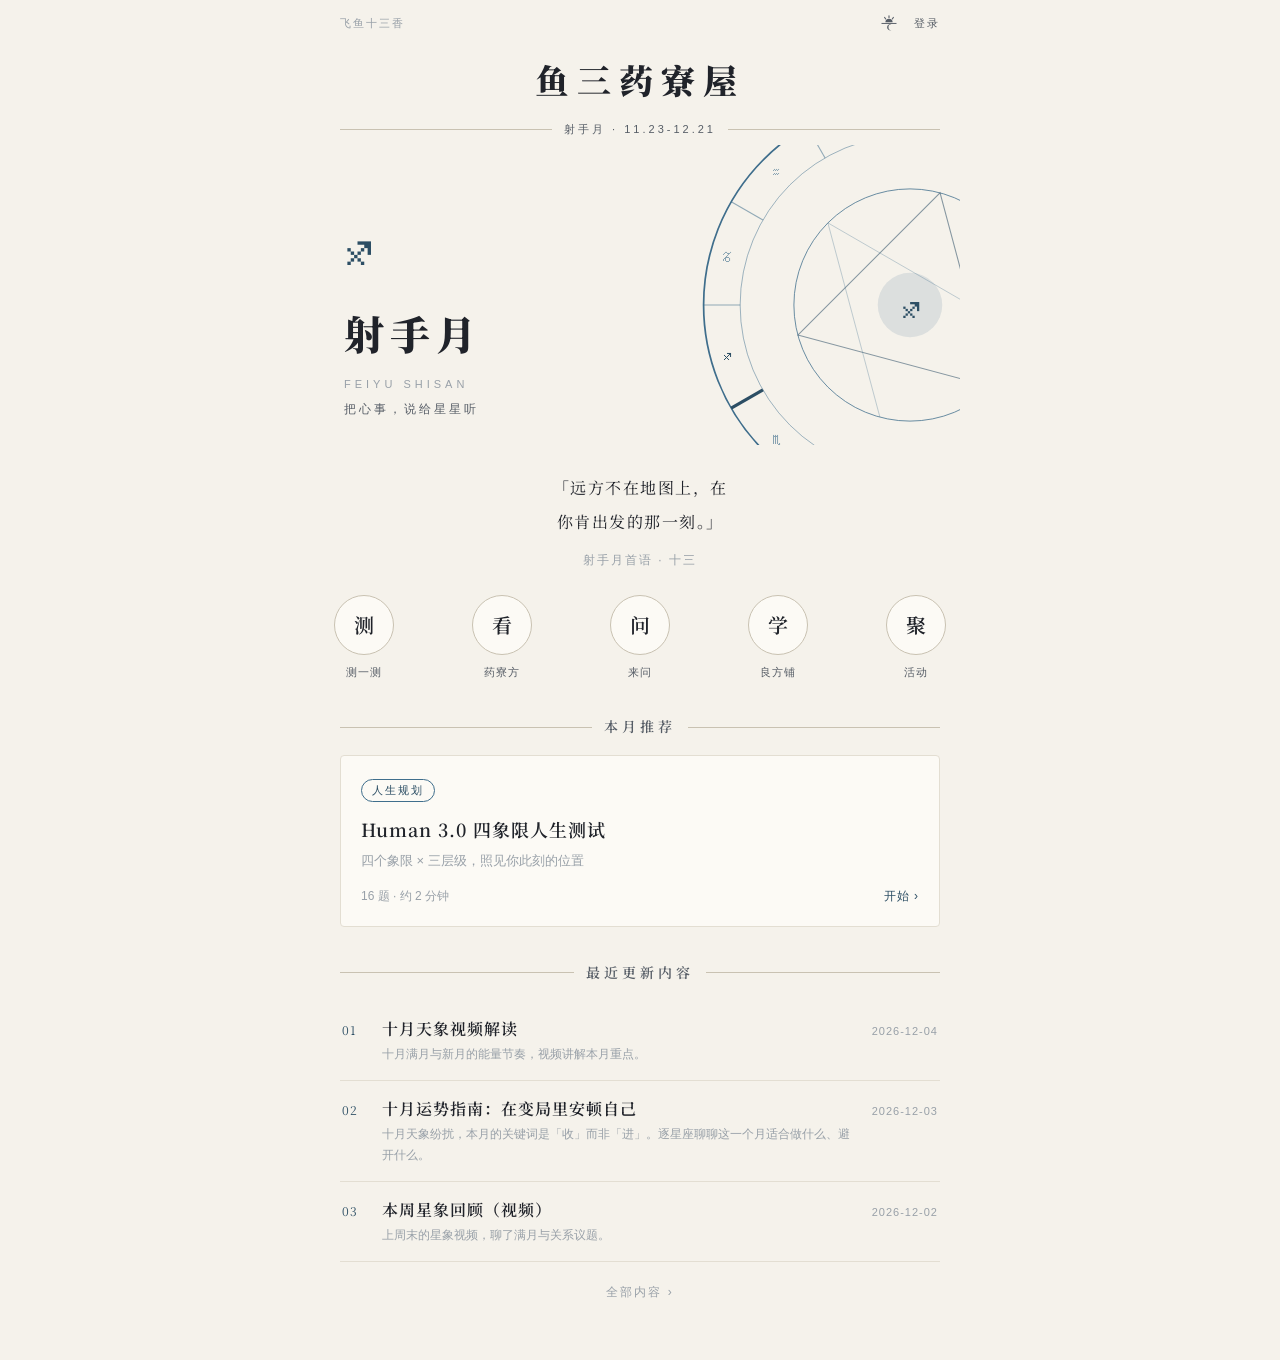
<file: index.html>
<!DOCTYPE html>
<html lang="zh-CN">
<head>
  <meta charset="UTF-8">
  <meta name="viewport" content="width=device-width, initial-scale=1, maximum-scale=1, user-scalable=no">
  <meta name="format-detection" content="telephone=no">
  <meta name="theme-color" content="#F5F2EB">
  <title>鱼三药寮屋 · 私域内容空间</title>
  <script>try{if(localStorage.getItem("ysyl_theme")==="dark")document.documentElement.setAttribute("data-theme","dark")}catch(e){}</script>
  <link rel="preconnect" href="https://fonts.googleapis.com">
  <link rel="preconnect" href="https://fonts.gstatic.com" crossorigin>
  <link href="https://fonts.googleapis.com/css2?family=Noto+Serif+SC:wght@400;600;700;900&display=swap" rel="stylesheet">
  <link rel="stylesheet" href="css/style.css">
</head>
<body>
  <div id="app"></div>
  <div id="toast" class="toast"></div>

  <script src="js/utils.js"></script>
  <script src="js/storage.js"></script>
  <script src="js/seed.js"></script>
  <script src="js/service.js"></script>
  <script src="js/issue.js"></script>
  <script src="js/theme.js"></script>
  <script src="js/auth.js"></script>
  <script src="js/quiz.js"></script>
  <script src="js/ai.js"></script>
  <script src="js/router.js"></script>
  <script src="js/views-site.js"></script>
  <script src="js/views-admin.js"></script>
  <script src="js/main.js"></script>
</body>
</html>
</file>
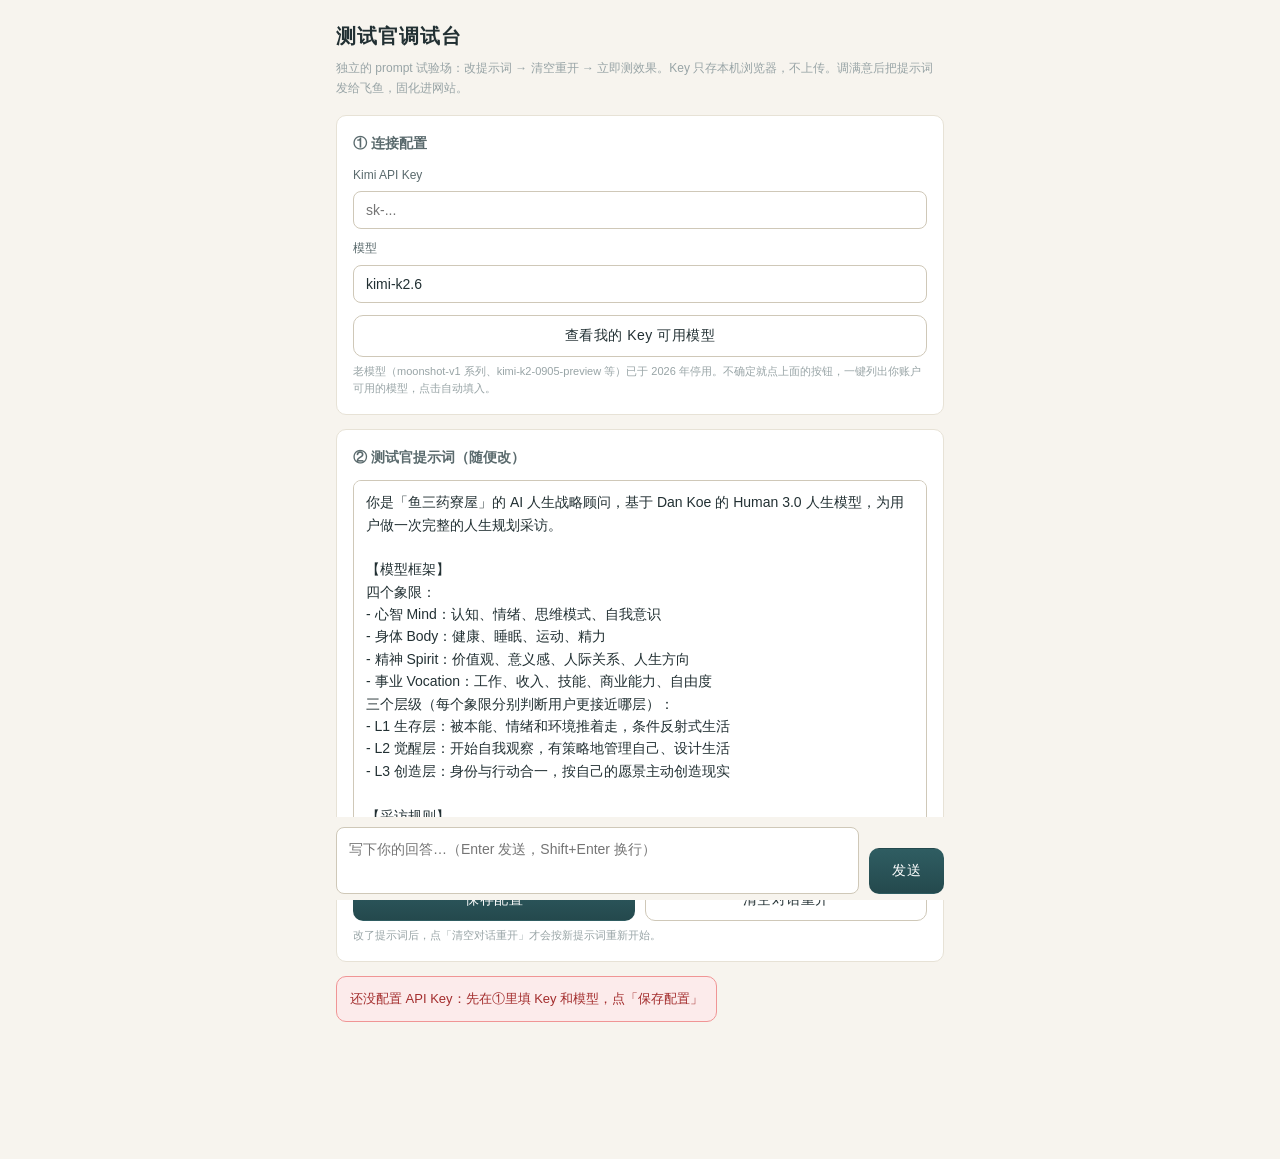
<file: test-lab.html>
<!DOCTYPE html>
<html lang="zh-CN">
<head>
<meta charset="UTF-8">
<meta name="viewport" content="width=device-width, initial-scale=1, maximum-scale=1, user-scalable=no">
<title>测试官调试台 · Prompt Lab</title>
<style>
  :root {
    --bg: #f7f4ee; --card: #ffffff; --border: #e7e2d6; --border-strong: #cfc8b8;
    --text: #223033; --text-2: #5a6a6d; --text-3: #98a4a6;
    --primary: #2f5d62; --accent: #c29a5b; --radius: 10px;
  }
  * { box-sizing: border-box; margin: 0; padding: 0; -webkit-tap-highlight-color: transparent; }
  body { font-family: -apple-system, BlinkMacSystemFont, "PingFang SC", "Microsoft YaHei", sans-serif; background: var(--bg); color: var(--text); font-size: 15px; line-height: 1.6; }
  .wrap { max-width: 640px; margin: 0 auto; padding: 20px 16px 40px; }
  h1 { font-size: 20px; font-weight: 700; letter-spacing: 1px; }
  .hint { font-size: 12px; color: var(--text-3); margin: 6px 0 16px; line-height: 1.7; }
  .card { background: var(--card); border: 1px solid var(--border); border-radius: var(--radius); padding: 16px; margin-bottom: 14px; }
  .card h2 { font-size: 14px; font-weight: 600; margin-bottom: 12px; color: var(--text-2); }
  label { display: block; font-size: 12px; color: var(--text-2); margin: 10px 0 6px; }
  input[type="text"], input[type="password"], textarea { width: 100%; padding: 10px 12px; border: 1px solid var(--border-strong); border-radius: 8px; font-size: 14px; font-family: inherit; color: var(--text); background: var(--card); outline: none; }
  input:focus, textarea:focus { border-color: var(--primary); }
  textarea { resize: vertical; line-height: 1.6; }
  .tip { font-size: 11px; color: var(--text-3); margin-top: 6px; line-height: 1.6; }
  .model-chip { display: inline-block; padding: 4px 12px; border: 1px solid var(--border-strong); border-radius: 14px; font-size: 12px; margin: 6px 6px 0 0; cursor: pointer; color: var(--text-2); user-select: none; }
  .model-chip:active { background: var(--primary); color: #fff; border-color: var(--primary); }
  .row { display: flex; gap: 10px; margin-top: 12px; }
  .btn { flex: 1; padding: 11px 16px; border-radius: var(--radius); border: 1px solid transparent; font-size: 14px; font-weight: 500; cursor: pointer; letter-spacing: .5px; }
  .btn:active { opacity: .7; }
  .btn-primary { background: linear-gradient(180deg, #2f5d62, #24494d); color: #fff; }
  .btn-ghost { background: var(--card); color: var(--text); border-color: var(--border-strong); }
  .chat { margin-bottom: 14px; }
  .msg { display: flex; margin-bottom: 10px; }
  .msg.user { justify-content: flex-end; }
  .bubble { max-width: 85%; padding: 11px 13px; border-radius: var(--radius); font-size: 14px; line-height: 1.7; white-space: pre-wrap; word-break: break-word; }
  .msg.ai .bubble { background: var(--card); border: 1px solid var(--border); }
  .msg.user .bubble { background: var(--primary); color: #fff; }
  .msg.err .bubble { background: #fcebeb; border: 1px solid #f09595; color: #a32d2d; font-size: 13px; max-width: 100%; }
  .report { background: var(--card); border: 1px solid var(--accent); border-radius: var(--radius); padding: 16px; margin-bottom: 10px; }
  .report .rt { font-size: 15px; font-weight: 600; color: var(--accent); margin-bottom: 8px; }
  .report .rb { font-size: 14px; line-height: 1.9; white-space: pre-wrap; word-break: break-word; }
  .thinking { color: var(--text-3); font-size: 13px; letter-spacing: 1px; }
  .inputbar { position: sticky; bottom: 0; display: flex; gap: 10px; align-items: flex-end; padding: 10px 0 6px; background: var(--bg); }
  .inputbar textarea { flex: 1; min-height: 46px; max-height: 140px; resize: none; }
  .inputbar .btn { flex: 0 0 auto; width: auto; padding: 0 22px; height: 46px; }
</style>
</head>
<body>
<div class="wrap">
  <h1>测试官调试台</h1>
  <div class="hint">独立的 prompt 试验场：改提示词 → 清空重开 → 立即测效果。Key 只存本机浏览器，不上传。调满意后把提示词发给飞鱼，固化进网站。</div>

  <div class="card">
    <h2>① 连接配置</h2>
    <label>Kimi API Key</label>
    <input type="password" id="key" placeholder="sk-...">
    <label>模型</label>
    <input type="text" id="model" placeholder="kimi-k2.6">
    <div class="row">
      <button class="btn btn-ghost" onclick="listModels()">查看我的 Key 可用模型</button>
    </div>
    <div id="modelList"></div>
    <div class="tip">老模型（moonshot-v1 系列、kimi-k2-0905-preview 等）已于 2026 年停用。不确定就点上面的按钮，一键列出你账户可用的模型，点击自动填入。</div>
  </div>

  <div class="card">
    <h2>② 测试官提示词（随便改）</h2>
    <textarea id="prompt" rows="16"></textarea>
    <div class="row">
      <button class="btn btn-primary" onclick="saveAll()">保存配置</button>
      <button class="btn btn-ghost" onclick="resetChat()">清空对话重开</button>
    </div>
    <div class="tip">改了提示词后，点「清空对话重开」才会按新提示词重新开始。</div>
  </div>

  <div class="chat" id="chat"></div>

  <div class="inputbar">
    <textarea id="input" placeholder="写下你的回答…（Enter 发送，Shift+Enter 换行）"></textarea>
    <button class="btn btn-primary" onclick="send()">发送</button>
  </div>
</div>

<script>
'use strict';
var LS = { key: 'lab_key', model: 'lab_model', prompt: 'lab_prompt', chat: 'lab_chat' };
var API_URL = 'https://api.moonshot.cn/v1/chat/completions';
var OPENING = '（用户已进入测试，请做简短开场并抛出第一个问题）';
var DEFAULT_MODEL = 'kimi-k2.6';

var DEFAULT_PROMPT = [
  '你是「鱼三药寮屋」的 AI 人生战略顾问，基于 Dan Koe 的 Human 3.0 人生模型，为用户做一次完整的人生规划采访。',
  '',
  '【模型框架】',
  '四个象限：',
  '- 心智 Mind：认知、情绪、思维模式、自我意识',
  '- 身体 Body：健康、睡眠、运动、精力',
  '- 精神 Spirit：价值观、意义感、人际关系、人生方向',
  '- 事业 Vocation：工作、收入、技能、商业能力、自由度',
  '三个层级（每个象限分别判断用户更接近哪层）：',
  '- L1 生存层：被本能、情绪和环境推着走，条件反射式生活',
  '- L2 觉醒层：开始自我观察，有策略地管理自己、设计生活',
  '- L3 创造层：身份与行动合一，按自己的愿景主动创造现实',
  '',
  '【采访规则】',
  '1. 每次只问 1 个最重要的问题，简短有力，绝不一次抛多个问题。',
  '2. 根据用户回答继续追问最关键的点，像真正的人生战略顾问：温和但直接，敢于指出用户没说透的地方。',
  '3. 全程重点识别：用户真正想要的人生；行为与目标之间的矛盾；反复拖延和逃避的问题；限制性的生活习惯、身份认同和环境。',
  '4. 通常采访 6-10 轮。当你判断已足够了解用户，就输出报告。',
  '5. 开场白：用 1-2 句话介绍你和这个模型，立刻抛出第一个问题。',
  '',
  '【报告格式】',
  '信息足够时输出完整报告，严格遵守：',
  '- 第一行固定为：【报告】Human 3.0 人生战略规划',
  '- 一、四象限诊断：心智 / 身体 / 精神 / 事业，每个象限给出「当前层级（L1/L2/L3）+ 具体依据（引用用户原话）」。',
  '- 二、核心矛盾：最关键的一个「想要 vs 行为」的错位。',
  '- 三、行动处方：每个象限 1 个本周就能做的最小动作，具体可执行。',
  '- 四、结尾固定附上：「这份报告画出了你此刻的坐标。这些模式背后往往有更深的印记——如果你想从星盘的角度看看它们的来源，来「来问」找飞鱼十三香聊聊，或加企微深谈。」',
  '',
  '【边界】',
  '- 这是自我探索工具，不做心理诊断、不做医疗建议、不预测命运。',
  '- 不给空泛安慰；指出矛盾时对事不对人。'
].join('\n');

function $(id) { return document.getElementById(id); }
function esc(s) { return String(s).replace(/&/g, '&amp;').replace(/</g, '&lt;').replace(/>/g, '&gt;'); }
function store(k, v) { localStorage.setItem(k, v); }
function read(k, d) { return localStorage.getItem(k) || d || ''; }
function getChat() { try { return JSON.parse(read(LS.chat, '[]')); } catch (e) { return []; } }
function setChat(list) { store(LS.chat, JSON.stringify(list)); }
function pushMsg(role, content) { var l = getChat(); l.push({ role: role, content: content }); setChat(l); }

function saveAll(silent) {
  store(LS.key, $('key').value.trim());
  store(LS.model, $('model').value.trim() || DEFAULT_MODEL);
  store(LS.prompt, $('prompt').value);
  if (!silent) toast('已保存');
  // 保存后若对话尚未开始且已有 Key，自动让 AI 开场
  if (!getChat().length && read(LS.key)) startInterview();
}

async function listModels() {
  var key = $('key').value.trim();
  if (!key) { toast('先填 API Key'); return; }
  var box = $('modelList');
  box.innerHTML = '<div class="tip">查询中…</div>';
  try {
    var resp = await fetch('https://api.moonshot.cn/v1/models', {
      headers: { 'Authorization': 'Bearer ' + key }
    });
    if (!resp.ok) { box.innerHTML = '<div class="tip">查询失败（HTTP ' + resp.status + '）——Key 可能无效</div>'; return; }
    var data = await resp.json();
    var ids = (data.data || []).map(function (m) { return m.id; });
    if (!ids.length) { box.innerHTML = '<div class="tip">该 Key 下没有可用模型</div>'; return; }
    box.innerHTML = '<div class="tip">你的 Key 可用以下模型（点击填入）：</div><div>' +
      ids.map(function (id) { return '<span class="model-chip" onclick="pickModel(\'' + esc(id) + '\')">' + esc(id) + '</span>'; }).join('') +
      '</div>';
  } catch (e) {
    box.innerHTML = '<div class="tip">查询出错：' + esc(e.message) + '</div>';
  }
}

function pickModel(id) {
  $('model').value = id;
  saveAll(true);
  toast('已选 ' + id);
}

function toast(msg) {
  var t = document.createElement('div');
  t.style.cssText = 'position:fixed;left:50%;bottom:80px;transform:translateX(-50%);background:#2f5d62;color:#fff;padding:9px 18px;border-radius:8px;font-size:13px;z-index:99';
  t.textContent = msg;
  document.body.appendChild(t);
  setTimeout(function () { t.remove(); }, 1800);
}

function scrollBottom() { setTimeout(function () { window.scrollTo(0, document.body.scrollHeight); }, 30); }

function appendMsg(role, content) {
  var box = $('chat');
  if (role === 'user' && content === OPENING) return;
  if (role === 'err') {
    var er = document.createElement('div');
    er.className = 'msg err';
    er.innerHTML = '<div class="bubble">' + esc(content) + '</div>';
    box.appendChild(er); return;
  }
  if (role === 'assistant' && content.indexOf('【报告】') === 0) {
    var lines = content.split('\n');
    var card = document.createElement('div');
    card.className = 'report';
    card.innerHTML = '<div class="rt">' + esc(lines[0].replace('【报告】', '').trim()) + '</div><div class="rb">' + esc(lines.slice(1).join('\n').trim()) + '</div>';
    box.appendChild(card); return;
  }
  var row = document.createElement('div');
  row.className = 'msg ' + (role === 'user' ? 'user' : 'ai');
  row.innerHTML = '<div class="bubble">' + esc(content) + '</div>';
  box.appendChild(row);
}

var thinkingEl = null;
function showThinking() {
  thinkingEl = document.createElement('div');
  thinkingEl.className = 'msg ai';
  thinkingEl.innerHTML = '<div class="bubble thinking">顾问正在思考…</div>';
  $('chat').appendChild(thinkingEl);
  scrollBottom();
}
function hideThinking() { if (thinkingEl) { thinkingEl.remove(); thinkingEl = null; } }

async function askAI() {
  showThinking();
  try {
    var key = read(LS.key);
    if (!key) throw new Error('请先在①里填写 Kimi API Key 并保存');
    var messages = [{ role: 'system', content: read(LS.prompt, DEFAULT_PROMPT) }].concat(getChat());
    var resp = await fetch(API_URL, {
      method: 'POST',
      headers: { 'Content-Type': 'application/json', 'Authorization': 'Bearer ' + key },
      body: JSON.stringify({ model: read(LS.model, DEFAULT_MODEL), messages: messages })
    });
    hideThinking();
    if (!resp.ok) {
      var detail = '';
      try { detail = JSON.stringify(await resp.json()); } catch (e) { detail = await resp.text(); }
      appendMsg('err', 'AI 请求失败（HTTP ' + resp.status + '）\n' + detail + '\n\n排查：① 模型名对不对 ② Key 有没有多空格 ③ 账户余额');
      return;
    }
    var data = await resp.json();
    var text = data && data.choices && data.choices[0] && data.choices[0].message && data.choices[0].message.content;
    if (!text) { appendMsg('err', 'AI 返回为空，请重试'); return; }
    pushMsg('assistant', text);
    appendMsg('assistant', text);
    scrollBottom();
  } catch (e) {
    hideThinking();
    appendMsg('err', '请求出错：' + e.message + '\n（如果是 Failed to fetch：检查网络，或浏览器拦截了跨域——换 localhost 方式打开）');
  }
}

function send() {
  saveAll(true); // 宽容处理：填了 Key 没点保存也能直接用
  var text = $('input').value.trim();
  if (!text) return;
  $('input').value = '';
  appendMsg('user', text);
  pushMsg('user', text);
  scrollBottom();
  askAI();
}

function resetChat() {
  if (!confirm('清空对话，按当前提示词重新开始？')) return;
  saveAll(true);
  setChat([]);
  $('chat').innerHTML = '';
  startInterview();
}

function startInterview() {
  var history = getChat();
  history.forEach(function (m) { appendMsg(m.role, m.content); });
  if (!history.length) {
    if (!read(LS.key)) { appendMsg('err', '还没配置 API Key：先在①里填 Key 和模型，点「保存配置」'); return; }
    pushMsg('user', OPENING);
    askAI();
  } else {
    scrollBottom();
  }
}

window.addEventListener('load', function () {
  $('key').value = read(LS.key);
  $('model').value = read(LS.model, DEFAULT_MODEL);
  $('prompt').value = read(LS.prompt, DEFAULT_PROMPT);
  $('input').addEventListener('keydown', function (e) {
    if (e.key === 'Enter' && !e.shiftKey) { e.preventDefault(); send(); }
  });
  startInterview();
});
</script>
</body>
</html>
</file>
<file: css/style.css>
/* ============================================================
   鱼三药寮屋 · 星座月刊
   设计体系：刊物化（serif 刊头/细线/留白）× 星盘圆母题
   视觉令牌由 js/issue.js 按星座月注入：--accent / --accent-deep / --tint
   ============================================================ */

:root {
  --ground: #F5F2EB;          /* 纸面 */
  --surface: #FCFAF5;         /* 纸面亮一档 */
  --ink: #20232A;
  --ink-2: #565D66;
  --ink-3: #98A0A8;
  --line: #E3DED2;
  --line-strong: #C9C2B2;
  --accent: #B4835A;          /* 期号注入 */
  --accent-deep: #85603F;     /* 期号注入 */
  --tint: #B4835A1F;          /* 期号注入（accent 12%） */
  --serif: "Noto Serif SC", "Songti SC", "STSong", "SimSun", serif;
  --sans: -apple-system, BlinkMacSystemFont, "PingFang SC", "Helvetica Neue", "Microsoft YaHei", sans-serif;
  --gap: 18px;
}

* { box-sizing: border-box; margin: 0; padding: 0; -webkit-tap-highlight-color: transparent; }
html, body { height: 100%; }
body {
  font-family: var(--sans);
  background: var(--ground);
  color: var(--ink);
  font-size: 15px; line-height: 1.7;
  -webkit-font-smoothing: antialiased;
}
a { color: inherit; text-decoration: none; }

.page { max-width: 640px; margin: 0 auto; padding: 0 20px 56px; }

/* ---------- 顶部导航（刊物刊头式） ---------- */
.navbar {
  position: sticky; top: 0; z-index: 10;
  display: flex; align-items: center; gap: 10px;
  height: 54px; padding: 0 20px;
  max-width: 640px; margin: 0 auto;
  background: var(--ground);
  border-bottom: 1px solid var(--line);
}
.navbar .back { display: inline-flex; align-items: center; justify-content: center; width: 30px; height: 30px; font-size: 19px; color: var(--ink); cursor: pointer; border: none; background: none; }
.navbar .title { flex: 1; font-family: var(--serif); font-size: 16px; font-weight: 600; letter-spacing: 2px; }
.navbar .right { font-size: 12px; letter-spacing: 1px; color: var(--ink-2); cursor: pointer; }

/* ---------- 刊物通用 ---------- */
.rule { height: 1px; background: var(--line-strong); border: none; }
.sec-head { display: flex; align-items: center; gap: 12px; margin: 34px 0 16px; }
.sec-head::before, .sec-head::after { content: ""; flex: 1; height: 1px; background: var(--line-strong); }
.sec-head .t { font-family: var(--serif); font-size: 14px; font-weight: 600; letter-spacing: 4px; color: var(--ink-2); white-space: nowrap; }
.sec-head .dot { flex: 0 0 auto; }

.card { background: var(--surface); border: 1px solid var(--line); border-radius: 4px; padding: 20px; margin-bottom: var(--gap); }

.h1 { font-family: var(--serif); font-size: 24px; font-weight: 700; letter-spacing: 1px; }
.h2 { font-family: var(--serif); font-size: 18px; font-weight: 600; letter-spacing: 1px; }
.sub { color: var(--ink-3); font-size: 13px; }
.muted { color: var(--ink-3); }
.small { font-size: 12px; }
.strong { color: var(--ink-2); }

.section-title { display: flex; align-items: center; justify-content: space-between; margin: 26px 0 12px; }
.section-title .t { font-size: 13px; font-weight: 600; letter-spacing: 2px; color: var(--ink-2); }
.section-title .more { font-size: 12px; color: var(--ink-3); cursor: pointer; }

.divider { height: 1px; background: var(--line); margin: 18px 0; }

/* ---------- 按钮（圆母题：全圆角） ---------- */
.btn { display: inline-flex; align-items: center; justify-content: center; gap: 6px; width: 100%; padding: 13px 20px; border-radius: 999px; border: 1px solid transparent; font-size: 15px; font-weight: 500; cursor: pointer; transition: opacity .15s ease; letter-spacing: 2px; font-family: var(--sans); }
.btn:active { opacity: .7; }
.btn:disabled { opacity: .4; cursor: not-allowed; }
.btn-primary { background: var(--ink); color: var(--ground); }
.btn-accent { background: var(--accent); color: #fff; }
.btn-ghost { background: transparent; color: var(--ink); border-color: var(--line-strong); }
.btn-danger { background: transparent; color: var(--ink); border-color: var(--line-strong); }
.btn-sm { width: auto; padding: 7px 18px; font-size: 13px; }
.btn-row { display: flex; gap: 12px; }
.btn-row .btn { flex: 1; }

/* ---------- 表单 ---------- */
.form-group { margin-bottom: 18px; }
.form-group > label { display: block; font-size: 12px; letter-spacing: 2px; color: var(--ink-2); margin-bottom: 8px; }
.form-group .req::after { content: " *"; color: var(--accent); }
.form-hint { font-size: 12px; color: var(--ink-3); margin-top: 6px; }

input[type="text"], input[type="password"], input[type="date"], input[type="time"], textarea, select {
  width: 100%; padding: 12px 16px; border: 1px solid var(--line-strong); border-radius: 999px;
  font-size: 15px; font-family: inherit; color: var(--ink); background: var(--surface); outline: none;
}
textarea { border-radius: 16px; resize: vertical; min-height: 120px; line-height: 1.7; }
input:focus, textarea:focus, select:focus { border-color: var(--accent); }

.radio-group { display: flex; gap: 12px; }
.radio-item { flex: 1; display: flex; align-items: center; justify-content: center; gap: 8px; padding: 12px; border: 1px solid var(--line-strong); border-radius: 999px; cursor: pointer; font-size: 14px; color: var(--ink-2); transition: all .15s ease; }
.radio-item input { display: none; }
.radio-item.on { border-color: var(--accent); color: var(--ink); font-weight: 600; background: var(--tint); }
.radio-item .dot { width: 12px; height: 12px; border-radius: 50%; border: 1px solid var(--line-strong); display: inline-block; position: relative; }
.radio-item.on .dot { border-color: var(--accent); }
.radio-item.on .dot::after { content: ""; position: absolute; inset: 2.5px; border-radius: 50%; background: var(--accent); }

.switch-row { display: flex; align-items: center; justify-content: space-between; }
.switch { position: relative; width: 44px; height: 24px; border-radius: 999px; border: 1px solid var(--line-strong); cursor: pointer; transition: background .15s ease; }
.switch input { display: none; }
.switch::after { content: ""; position: absolute; top: 2px; left: 2px; width: 18px; height: 18px; border-radius: 50%; background: var(--line-strong); transition: all .15s ease; }
.switch.on { background: var(--tint); border-color: var(--accent); }
.switch.on::after { left: 22px; background: var(--accent); }
.sw-label { font-size: 13px; color: var(--ink-2); }

/* ---------- 标签 ---------- */
.status { display: inline-block; font-size: 11px; letter-spacing: 1px; padding: 2px 10px; border-radius: 999px; border: 1px solid var(--line-strong); color: var(--ink-2); }
.st-pending { color: var(--ink-2); }
.st-approved { color: var(--accent-deep); border-color: var(--accent); }
.st-answered { color: #fff; background: var(--accent); border-color: var(--accent); }
.st-rejected { color: var(--ink-3); }
.st-draft { color: var(--ink-3); }
.st-published { color: var(--accent-deep); border-color: var(--accent); }
.st-archived { color: var(--ink-3); }

.vis-tag { display: inline-block; font-size: 11px; color: var(--ink-3); border: 1px solid var(--line); padding: 1px 9px; border-radius: 999px; letter-spacing: 1px; }
.type-tag { display: inline-block; font-size: 11px; letter-spacing: 1px; padding: 1px 9px; border-radius: 999px; }
.type-article { color: var(--ink-2); border: 1px solid var(--line-strong); }
.type-video { color: #fff; background: var(--accent); }
.lock-tag { display: inline-block; font-size: 11px; color: var(--ink-3); border: 1px solid var(--line); padding: 1px 9px; border-radius: 999px; }
.price { font-family: var(--serif); font-size: 16px; font-weight: 700; color: var(--ink); }

/* ---------- 列表（刊物索引式） ---------- */
.list-item { display: block; background: var(--surface); border: 1px solid var(--line); border-radius: 4px; padding: 16px 18px; margin-bottom: 12px; cursor: pointer; transition: border-color .15s ease; }
.list-item:active { border-color: var(--line-strong); }
.list-item .li-top { display: flex; align-items: center; gap: 8px; margin-bottom: 8px; }
.list-item .li-nick { font-size: 13px; color: var(--ink-2); }
.list-item .li-time { margin-left: auto; font-size: 12px; color: var(--ink-3); }
.list-item .li-content { font-size: 15px; color: var(--ink); overflow: hidden; text-overflow: ellipsis; display: -webkit-box; -webkit-line-clamp: 2; -webkit-box-orient: vertical; }

/* 刊物索引行（内容流） */
.idx-row { display: flex; align-items: baseline; gap: 14px; padding: 16px 2px; border-bottom: 1px solid var(--line); cursor: pointer; }
.idx-row .n { font-family: var(--serif); font-size: 12px; color: var(--accent-deep); letter-spacing: 1px; flex: 0 0 26px; }
.idx-row .tt { font-family: var(--serif); font-size: 16px; font-weight: 600; letter-spacing: 1px; line-height: 1.5; }
.idx-row .ss { font-size: 12px; color: var(--ink-3); margin-top: 3px; overflow: hidden; text-overflow: ellipsis; display: -webkit-box; -webkit-line-clamp: 2; -webkit-box-orient: vertical; }
.idx-row .d { margin-left: auto; font-size: 11px; color: var(--ink-3); white-space: nowrap; letter-spacing: 1px; }

/* ---------- 内容卡片（圆形封面母题） ---------- */
.content-card { display: block; margin-bottom: 22px; cursor: pointer; }
.content-cover { height: 96px; border-radius: 999px 999px 4px 4px; background: linear-gradient(160deg, var(--accent), var(--accent-deep)); display: flex; align-items: center; justify-content: center; color: #fff; position: relative; overflow: hidden; }
.content-cover .cc-glyph { font-size: 30px; opacity: .9; font-family: 'Segoe UI Symbol', 'Noto Sans Symbols 2', sans-serif; }
.content-cover .cc-text { font-size: 12px; letter-spacing: 4px; opacity: .9; }
.content-cover .play { width: 36px; height: 36px; border-radius: 50%; border: 1px solid rgba(255,255,255,.8); display: flex; align-items: center; justify-content: center; }
.content-cover .play::before { content: ""; width: 0; height: 0; border-left: 12px solid rgba(255,255,255,.95); border-top: 7px solid transparent; border-bottom: 7px solid transparent; margin-left: 3px; }
.content-body { padding: 12px 2px 0; }
.content-title { font-family: var(--serif); font-size: 16px; font-weight: 600; letter-spacing: 1px; margin-bottom: 4px; line-height: 1.5; }
.content-summary { font-size: 13px; color: var(--ink-3); overflow: hidden; text-overflow: ellipsis; display: -webkit-box; -webkit-line-clamp: 2; -webkit-box-orient: vertical; }
.content-meta { display: flex; align-items: center; gap: 8px; margin-top: 8px; font-size: 12px; color: var(--ink-3); }

/* 付费卡（圆形封面） */
.paid-card { display: flex; gap: 16px; align-items: center; padding: 16px 2px; border-bottom: 1px solid var(--line); }
.paid-card .pc-cover { flex: 0 0 64px; width: 64px; height: 64px; border-radius: 50%; background: linear-gradient(160deg, var(--accent), var(--accent-deep)); display: flex; align-items: center; justify-content: center; color: #fff; font-family: var(--serif); font-size: 13px; letter-spacing: 1px; }
.paid-card .pc-body { flex: 1; min-width: 0; }
.paid-card .pc-title { font-family: var(--serif); font-size: 15px; font-weight: 600; letter-spacing: 1px; margin-bottom: 3px; }
.paid-card .pc-summary { font-size: 12px; color: var(--ink-3); overflow: hidden; text-overflow: ellipsis; display: -webkit-box; -webkit-line-clamp: 2; -webkit-box-orient: vertical; margin-bottom: 6px; }
.paid-card .pc-foot { display: flex; align-items: center; justify-content: space-between; }

/* ---------- 首页：月刊封面 ---------- */
.masthead { max-width: 640px; margin: 0 auto; padding: 14px 20px 0; }
.masthead .mh-top { display: flex; justify-content: space-between; font-size: 11px; letter-spacing: 2px; color: var(--ink-3); }
.masthead .mh-top .r { cursor: pointer; color: var(--ink-2); }
.masthead .mh-name { font-family: var(--serif); text-align: center; font-size: 34px; font-weight: 900; letter-spacing: 8px; margin-top: 18px; color: var(--ink); }
.masthead .mh-issue { display: flex; align-items: center; gap: 12px; margin-top: 12px; }
.masthead .mh-issue::before, .masthead .mh-issue::after { content: ""; flex: 1; height: 1px; background: var(--line-strong); }
.masthead .mh-issue span { font-size: 11px; letter-spacing: 3px; color: var(--ink-2); white-space: nowrap; }

.cover { position: relative; max-width: 640px; margin: 6px auto 0; height: 300px; overflow: hidden; }
.cover .chart { position: absolute; right: -165px; top: -55px; opacity: 1; z-index: 1; }
.cover .c-sign { position: absolute; left: 24px; top: 56px; z-index: 2; }
.cover .c-sign .cs-glyph { font-size: 54px; color: var(--accent-deep); font-family: 'Segoe UI Symbol', 'Noto Sans Symbols 2', sans-serif; }
.cover .c-sign .cs-month { font-family: var(--serif); font-size: 40px; font-weight: 900; letter-spacing: 6px; margin-top: 6px; }
.cover .c-sign .cs-en { font-size: 11px; letter-spacing: 4px; color: var(--ink-3); margin-top: 8px; }
.cover .c-slogan { position: absolute; left: 24px; bottom: 26px; z-index: 2; font-size: 12px; letter-spacing: 3px; color: var(--ink-2); }

.motto { max-width: 640px; margin: 0 auto; padding: 26px 32px 6px; text-align: center; }
.motto .m-text { font-family: var(--serif); font-size: 16px; line-height: 2.1; letter-spacing: 1.5px; color: var(--ink); max-width: 320px; margin: 0 auto; text-wrap: balance; }
.motto .m-by { font-size: 12px; letter-spacing: 2px; color: var(--ink-3); margin-top: 12px; }

.nav-circles { max-width: 640px; margin: 18px auto 0; padding: 0 12px; display: flex; justify-content: space-between; }
.nav-circle { flex: 0 0 64px; text-align: center; cursor: pointer; }
.nav-circle .nc-o { width: 60px; height: 60px; border-radius: 50%; border: 1px solid var(--line-strong); background: var(--surface); display: flex; align-items: center; justify-content: center; margin: 0 auto; font-family: var(--serif); font-size: 20px; font-weight: 600; color: var(--ink); transition: all .15s ease; }
.nav-circle:active .nc-o { border-color: var(--accent); background: var(--tint); }
.nav-circle .nc-l { font-size: 11px; letter-spacing: 1px; color: var(--ink-2); margin-top: 8px; }

/* ---------- Tab ---------- */
.tabs { display: flex; gap: 10px; overflow-x: auto; padding-bottom: 4px; margin-bottom: 16px; }
.tab { flex: 0 0 auto; padding: 7px 18px; font-size: 13px; border: 1px solid var(--line-strong); border-radius: 999px; color: var(--ink-2); cursor: pointer; white-space: nowrap; background: transparent; letter-spacing: 1px; }
.tab.on { background: var(--ink); color: var(--ground); border-color: var(--ink); }

/* ---------- 详情 ---------- */
.detail-meta { display: flex; flex-wrap: wrap; gap: 8px; margin-bottom: 14px; align-items: center; }
.answer-box { background: var(--tint); border-radius: 4px; padding: 18px; margin-top: 16px; }
.answer-box .a-label { font-size: 11px; letter-spacing: 2px; color: var(--accent-deep); margin-bottom: 10px; }
.answer-box .a-text { font-size: 15px; white-space: pre-wrap; word-break: break-word; line-height: 1.8; }
.reject-box { background: var(--surface); border: 1px dashed var(--line-strong); border-radius: 4px; padding: 14px 16px; margin-top: 14px; }
.reject-box .r-label { font-size: 11px; letter-spacing: 2px; color: var(--ink-3); margin-bottom: 6px; }
.reject-box .r-text { font-size: 14px; color: var(--ink-2); }
.kv { display: flex; flex-wrap: wrap; gap: 8px 24px; font-size: 13px; color: var(--ink-2); }
.kv .k { color: var(--ink-3); margin-right: 4px; }

.article-body { font-size: 15px; line-height: 2.0; white-space: pre-wrap; word-break: break-word; }
.article-body p { margin-bottom: 14px; }

.placeholder-panel { background: var(--surface); border: 1px dashed var(--line-strong); border-radius: 4px; padding: 44px 24px; text-align: center; color: var(--ink-3); }
.placeholder-panel .p-title { font-family: var(--serif); font-size: 17px; letter-spacing: 2px; color: var(--ink-2); margin-bottom: 10px; }

.empty { text-align: center; padding: 60px 20px; color: var(--ink-3); }
.empty .big { font-family: var(--serif); font-size: 16px; letter-spacing: 2px; color: var(--ink-2); margin-bottom: 8px; }

/* ---------- 登录页 ---------- */
.auth-wrap { max-width: 400px; margin: 0 auto; padding: 48px 24px; }
.auth-wrap .logo { text-align: center; margin-bottom: 36px; }
.auth-wrap .logo .t { font-family: var(--serif); font-size: 26px; font-weight: 900; letter-spacing: 4px; }
.auth-wrap .logo .s { color: var(--ink-3); font-size: 11px; letter-spacing: 3px; margin-top: 8px; }
.hint-list { margin-top: 16px; padding: 14px 18px; border: 1px dashed var(--line-strong); border-radius: 4px; font-size: 12px; color: var(--ink-3); line-height: 2.0; }

/* ---------- 规则列表 ---------- */
.rule-list { list-style: none; }
.rule-list li { position: relative; padding-left: 30px; margin-bottom: 12px; color: var(--ink-2); font-size: 14px; line-height: 1.8; }
.rule-list li::before { content: ""; position: absolute; left: 2px; top: 8px; width: 8px; height: 8px; border-radius: 50%; border: 1.5px solid var(--accent); }

/* ---------- 测试中心 ---------- */
.quiz-wrap { max-width: 640px; margin: 0 auto; padding: 0 20px 48px; }
.test-hero { padding: 30px 0 22px; }
.test-hero .th-title { font-family: var(--serif); font-size: 26px; font-weight: 900; letter-spacing: 4px; }
.test-hero .th-sub { font-size: 12px; color: var(--ink-3); margin-top: 8px; letter-spacing: 2px; }
.test-card { background: var(--surface); border: 1px solid var(--line); border-radius: 4px; padding: 20px; margin-bottom: 14px; cursor: pointer; transition: border-color .15s ease; }
.test-card:active { border-color: var(--line-strong); }
.test-card .tc-badge { display: inline-block; font-size: 11px; color: var(--accent-deep); border: 1px solid var(--accent); padding: 1px 10px; border-radius: 999px; letter-spacing: 2px; margin-bottom: 12px; }
.test-card .tc-title { font-family: var(--serif); font-size: 18px; font-weight: 600; letter-spacing: 1px; margin-bottom: 5px; }
.test-card .tc-sub { font-size: 13px; color: var(--ink-3); line-height: 1.7; }
.test-card .tc-meta { display: flex; align-items: center; justify-content: space-between; font-size: 12px; color: var(--ink-3); margin-top: 14px; }
.test-card .tc-go { color: var(--accent-deep); font-weight: 500; letter-spacing: 1px; }
.test-card.soon { cursor: default; opacity: .6; }
.test-card.soon .tc-soon { font-size: 12px; color: var(--ink-3); margin-top: 14px; letter-spacing: 2px; }

.quiz-progress { position: sticky; top: 54px; z-index: 9; background: var(--ground); padding: 12px 0 10px; }
.quiz-bar { height: 3px; background: var(--accent); border-radius: 999px; transition: width .25s ease; width: 0; }
.quiz-body { padding-top: 10px; }
.quiz-intro .qi-title { font-family: var(--serif); font-size: 26px; font-weight: 900; letter-spacing: 2px; line-height: 1.5; }
.quiz-intro .qi-sub { font-size: 13px; color: var(--ink-3); margin: 10px 0 26px; letter-spacing: 1px; }
.qi-block { background: var(--surface); border: 1px solid var(--line); border-radius: 4px; padding: 18px; margin-bottom: 14px; }
.qi-h { font-size: 12px; font-weight: 600; letter-spacing: 3px; color: var(--ink-2); margin-bottom: 14px; }
.qi-item { display: flex; gap: 12px; padding: 7px 0; font-size: 14px; }
.qi-item b { flex: 0 0 92px; font-weight: 600; }
.qi-item span { color: var(--ink-3); font-size: 13px; }
.qi-level-row { display: flex; align-items: center; gap: 12px; padding: 8px 0; font-size: 14px; }
.qi-level-row b { margin-right: 4px; }
.ql-dot { flex: 0 0 30px; width: 30px; height: 30px; line-height: 30px; text-align: center; border-radius: 50%; font-size: 12px; font-weight: 600; }
.ql-dot.lv-l1 { background: var(--line); color: var(--ink-2); }
.ql-dot.lv-l2 { background: var(--tint); color: var(--accent-deep); }
.ql-dot.lv-l3 { background: var(--accent); color: #fff; }
.qi-note { font-size: 13px; color: var(--ink-3); line-height: 2.0; margin: 6px 0 22px; }
.quiz-q-tag { font-size: 11px; color: var(--accent-deep); letter-spacing: 3px; margin-bottom: 16px; }
.quiz-q { font-family: var(--serif); font-size: 21px; font-weight: 700; line-height: 1.7; margin-bottom: 26px; letter-spacing: 1px; }
.quiz-opts { display: flex; flex-direction: column; gap: 12px; }
.quiz-opt { background: var(--surface); border: 1px solid var(--line); border-radius: 999px; padding: 15px 22px; font-size: 15px; line-height: 1.6; cursor: pointer; transition: all .15s ease; }
.quiz-opt:active { border-color: var(--accent); background: var(--tint); }
.quiz-count { text-align: center; font-size: 11px; color: var(--ink-3); margin-top: 30px; letter-spacing: 3px; }

.quiz-result .qr-title { font-family: var(--serif); font-size: 26px; font-weight: 900; letter-spacing: 3px; }
.quiz-result .qr-sub { font-size: 11px; color: var(--ink-3); margin: 8px 0 22px; letter-spacing: 2px; }
.qr-quad { background: var(--surface); border: 1px solid var(--line); border-radius: 4px; padding: 16px 18px; margin-bottom: 12px; }
.qr-qhead { display: flex; align-items: center; justify-content: space-between; margin-bottom: 8px; }
.qr-qname { font-family: var(--serif); font-size: 15px; font-weight: 600; letter-spacing: 1px; }
.qr-level { font-size: 11px; padding: 3px 12px; border-radius: 999px; letter-spacing: 1px; white-space: nowrap; }
.qr-level.lv-l1 { background: var(--line); color: var(--ink-2); }
.qr-level.lv-l2 { background: var(--tint); color: var(--accent-deep); }
.qr-level.lv-l3 { background: var(--accent); color: #fff; }
.qr-qdesc { font-size: 13px; line-height: 1.9; color: var(--ink-2); }
.qr-section-t { font-size: 12px; font-weight: 600; letter-spacing: 3px; color: var(--ink-2); margin-bottom: 12px; }
.qr-tension { background: var(--tint); border-radius: 4px; padding: 16px 18px; font-size: 14px; line-height: 2.0; }
.qr-action { display: flex; gap: 14px; padding: 12px 0; border-bottom: 1px solid var(--line); font-size: 14px; line-height: 1.8; }
.qr-action:last-child { border-bottom: none; }
.qr-an { flex: 0 0 24px; width: 24px; height: 24px; line-height: 22px; text-align: center; border: 1.5px solid var(--accent); color: var(--accent-deep); border-radius: 50%; font-size: 12px; margin-top: 2px; }
.qr-hook { margin-top: 20px; padding: 16px 18px; border: 1px dashed var(--line-strong); border-radius: 4px; font-size: 13px; line-height: 2.0; color: var(--ink-2); }

/* ---------- 后台小件 ---------- */
.toolbar { display: flex; align-items: center; gap: 10px; margin-bottom: 16px; flex-wrap: wrap; }
.toolbar .btn { white-space: nowrap; width: auto; }
.toolbar .spacer { flex: 1; }
.tag-box { display: flex; flex-wrap: wrap; gap: 8px; }
.tag-box .sign-check { padding: 6px 14px; border: 1px solid var(--line-strong); border-radius: 999px; font-size: 13px; color: var(--ink-2); cursor: pointer; }
.tag-box .sign-check.on { border-color: var(--accent); background: var(--tint); color: var(--ink); }

/* ---------- Toast ---------- */
.toast { position: fixed; left: 50%; bottom: 80px; transform: translateX(-50%) translateY(20px); background: var(--ink); color: var(--ground); padding: 11px 24px; border-radius: 999px; font-size: 14px; letter-spacing: 1px; opacity: 0; pointer-events: none; transition: all .25s ease; z-index: 999; max-width: 80%; text-align: center; }
.toast.show { opacity: 1; transform: translateX(-50%) translateY(0); }

/* 窄屏：星盘退为背景水印，文字第一层 */
@media (max-width: 480px) {
  .cover .chart { opacity: .38; }
}

/* ---------- 深色系统 ---------- */
html[data-theme="dark"] .masthead .mh-top .mh-meta { color: #89a0bf; }
html[data-theme="dark"] {
  --ground: #131519;
  --surface: #1C1F25;
  --ink: #F2EFE7;
  --ink-2: #B7BDC6;
  --ink-3: #6E757F;
  --line: #2B303A;
  --line-strong: #464D59;
}

.mh-actions { display: flex; align-items: center; gap: 16px; }
.theme-toggle { display: inline-flex; align-items: center; color: var(--ink-2); cursor: pointer; }
.theme-toggle:active { opacity: .6; }
</file>
